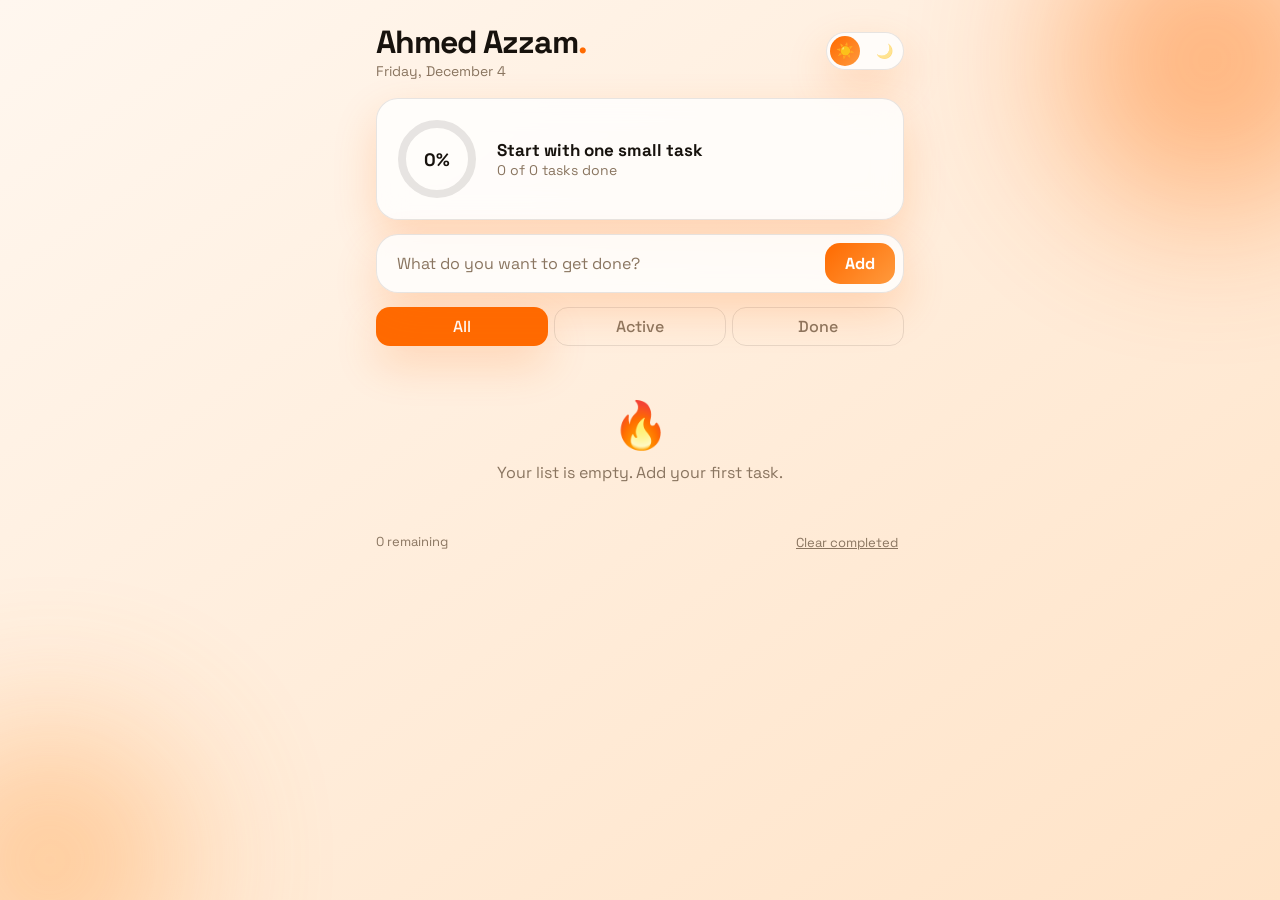
<file: index.html>
<!DOCTYPE html>
<html lang="en" dir="ltr">
<head>
<meta charset="utf-8">
<meta name="viewport" content="width=device-width, initial-scale=1, viewport-fit=cover">
<title>Ember · To-Do List</title>
<link href="https://fonts.googleapis.com/css2?family=Space+Grotesk:wght@400;500;700&display=swap" rel="stylesheet">
<link rel="stylesheet" href="style.css">
</head>
<body>
<div class="blob b1"></div><div class="blob b2"></div>
<div class="wrap">
  <header>
    <div><h1>Ahmed Azzam<span>.</span></h1><div class="sub" id="date"></div></div>
    <button class="sw" id="theme" role="switch" aria-label="Toggle light and dark mode">
      <span class="i s">☀️</span><span class="i m">🌙</span><span class="knob" id="knob">☀️</span>
    </button>
  </header>

  <section class="card hero">
    <div class="ring">
      <svg width="84" height="84" viewBox="0 0 84 84">
        <defs><linearGradient id="g" x1="0" y1="0" x2="1" y2="1"><stop offset="0" stop-color="#ff6a00"/><stop offset="1" stop-color="#ffb366"/></linearGradient></defs>
        <circle cx="42" cy="42" r="35" fill="none" stroke="var(--line)" stroke-width="8"/>
        <circle id="arc" cx="42" cy="42" r="35" fill="none" stroke="url(#g)" stroke-width="8" stroke-linecap="round" stroke-dasharray="220" stroke-dashoffset="220" style="transition:stroke-dashoffset .6s"/>
      </svg>
      <span id="pct">0%</span>
    </div>
    <div><b id="msg">Start with one small task</b><div class="sub" id="cnt"></div></div>
  </section>

  <div class="card add">
    <input id="in" placeholder="What do you want to get done?" maxlength="120" autocomplete="off">
    <button id="addb">Add</button>
  </div>

  <div class="tabs" id="tabs">
    <button data-f="all" class="on">All</button>
    <button data-f="active">Active</button>
    <button data-f="done">Done</button>
  </div>

  <ul id="list"></ul>
  <div class="foot"><span id="left"></span><button id="clear">Clear completed</button></div>
</div>
<div class="toast" id="toast"></div>

<script src="script.js"></script>
</body>
</html>
</file>
<file: style.css>
:root{--bg:#fff7ef;--bg2:#ffe3c7;--card:rgba(255,255,255,.8);--ink:#17120d;--mute:#8a7560;--a:#ff6a00;--b:#ff9a3d;--line:rgba(23,18,13,.1);--shadow:0 18px 44px rgba(255,106,0,.2);--btn:#17120d;
box-sizing:border-box;padding-top:env(safe-area-inset-top,0px);padding-bottom:env(safe-area-inset-bottom,0px)}
@media (prefers-color-scheme:dark){:root:not([data-theme="light"]){--bg:#0a0a0a;--bg2:#1a0f05;--card:rgba(28,28,28,.78);--ink:#fff3e8;--mute:#a58f7a;--line:rgba(255,255,255,.1);--shadow:0 18px 44px rgba(0,0,0,.6);--btn:#fff3e8}}
:root[data-theme="dark"]{--bg:#0a0a0a;--bg2:#1a0f05;--card:rgba(28,28,28,.78);--ink:#fff3e8;--mute:#a58f7a;--line:rgba(255,255,255,.1);--shadow:0 18px 44px rgba(0,0,0,.6);--btn:#fff3e8}
html{scroll-padding-top:env(safe-area-inset-top,0px)}
*{box-sizing:border-box;margin:0}
body{font-family:'Space Grotesk',system-ui,sans-serif;color:var(--ink);background:linear-gradient(145deg,var(--bg),var(--bg2)) fixed;min-height:100vh;overflow-x:hidden;transition:color .4s}
.blob{position:fixed;border-radius:50%;filter:blur(80px);opacity:.45;z-index:0;animation:float 14s ease-in-out infinite;background:var(--a)}
.b1{width:300px;height:300px;top:-90px;right:-80px}
.b2{width:260px;height:260px;bottom:-90px;left:-80px;background:var(--b);animation-delay:-6s}
@keyframes float{50%{transform:translate(-30px,40px) scale(1.12)}}
.wrap{position:relative;z-index:1;max-width:560px;margin:0 auto;padding:22px 16px 40px}
header{display:flex;justify-content:space-between;align-items:center;margin-bottom:18px;gap:10px}
h1{font-size:32px;font-weight:700;letter-spacing:-1px}
h1 span{color:var(--a)}
.sub{color:var(--mute);font-size:14px}
/* light/dark switch */
.sw{position:relative;width:78px;height:38px;border-radius:30px;border:1px solid var(--line);background:var(--card);cursor:pointer;box-shadow:var(--shadow);flex:none;padding:0}
.sw .knob{position:absolute;top:3px;left:3px;width:30px;height:30px;border-radius:50%;background:linear-gradient(135deg,var(--a),var(--b));display:grid;place-items:center;font-size:15px;transition:transform .35s cubic-bezier(.3,1.5,.5,1)}
.sw .i{position:absolute;top:0;height:100%;display:grid;place-items:center;width:38px;font-size:14px;opacity:.5}
.sw .i.s{left:0}.sw .i.m{right:0}
:root[data-mode="dark"] .sw .knob{transform:translateX(40px)}
.card{background:var(--card);backdrop-filter:blur(14px);-webkit-backdrop-filter:blur(14px);border:1px solid var(--line);border-radius:22px;box-shadow:var(--shadow);transition:background .4s,border-color .4s}
.hero{display:flex;align-items:center;gap:18px;padding:18px;margin-bottom:14px}
.ring{width:84px;height:84px;flex:none;position:relative}
.ring svg{transform:rotate(-90deg)}
.ring span{position:absolute;inset:0;display:grid;place-items:center;font-weight:700;font-size:18px}
.hero b{font-size:17px}
.add{display:flex;gap:8px;padding:8px;margin-bottom:14px}
.add input{flex:1;min-width:0;border:0;background:transparent;font:inherit;font-size:16px;color:var(--ink);padding:10px 12px;outline:none}
.add input::placeholder{color:var(--mute)}
.add button{border:0;border-radius:15px;padding:0 20px;font:inherit;font-weight:700;color:#fff;background:linear-gradient(135deg,var(--a),var(--b));cursor:pointer;transition:transform .15s}
.add button:active{transform:scale(.94)}
.tabs{display:flex;gap:6px;margin-bottom:14px}
.tabs button{flex:1;border:1px solid var(--line);background:transparent;color:var(--mute);font:inherit;font-weight:500;padding:8px;border-radius:14px;cursor:pointer}
.tabs button.on{background:var(--a);color:#fff;border-color:transparent;box-shadow:var(--shadow)}
ul{list-style:none;padding:0;display:grid;gap:10px}
li{display:flex;align-items:center;gap:12px;padding:14px;animation:pop .35s cubic-bezier(.2,1.4,.4,1)}
li.out{animation:out .25s forwards}
@keyframes pop{from{opacity:0;transform:translateY(14px) scale(.96)}}
@keyframes out{to{opacity:0;transform:translateX(40px)}}
.chk{width:28px;height:28px;flex:none;border-radius:50%;border:2px solid var(--a);background:transparent;cursor:pointer;display:grid;place-items:center;color:#fff;font-size:15px;transition:.25s}
li.done .chk{background:linear-gradient(135deg,var(--a),var(--b));border-color:transparent;transform:scale(1.1) rotate(360deg)}
.txt{flex:1;font-size:16px;word-break:break-word;transition:.25s}
li.done .txt{text-decoration:line-through;color:var(--mute)}
.tag{width:5px;align-self:stretch;border-radius:5px;background:linear-gradient(var(--a),var(--b))}
.del{border:0;background:transparent;color:var(--mute);font-size:18px;cursor:pointer;opacity:.6}
.del:hover{opacity:1;color:var(--a)}
.empty{text-align:center;color:var(--mute);padding:36px 10px}
.empty i{font-size:46px;display:block;font-style:normal;margin-bottom:8px}
.foot{display:flex;justify-content:space-between;color:var(--mute);font-size:13px;margin-top:14px}
.foot button{border:0;background:none;color:var(--mute);font:inherit;cursor:pointer;text-decoration:underline}
.conf{position:fixed;top:-10px;width:9px;height:14px;z-index:5;pointer-events:none;animation:fall 1.6s ease-in forwards}
@keyframes fall{to{transform:translateY(105vh) rotate(720deg);opacity:0}}
.toast{position:fixed;left:50%;bottom:calc(24px + env(safe-area-inset-bottom,0px));transform:translate(-50%,20px);background:var(--ink);color:var(--bg);padding:10px 18px;border-radius:30px;font-size:14px;opacity:0;transition:.3s;z-index:6;pointer-events:none}
.toast.show{opacity:1;transform:translate(-50%,0)}
</file>
